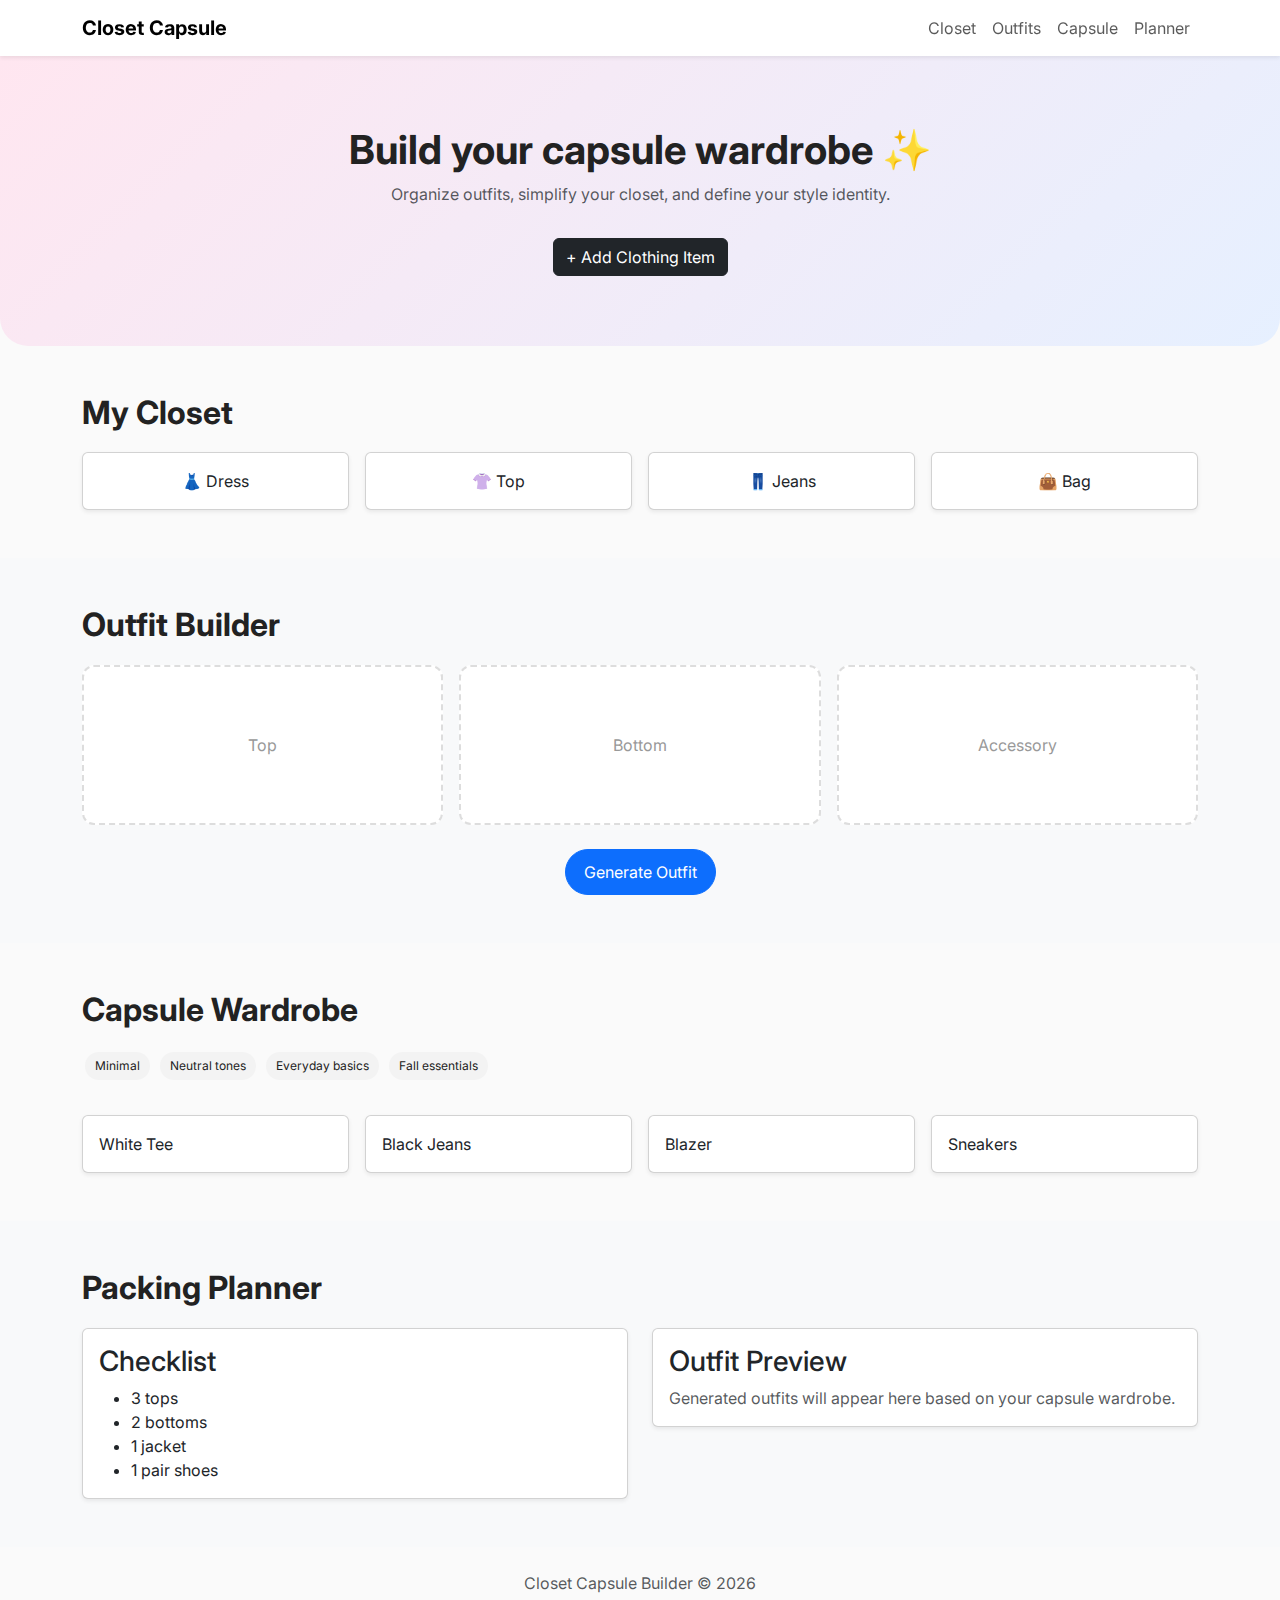
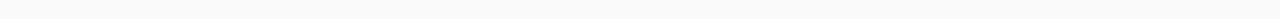
<file: project5.html>
<!doctype html>
<html lang="en">
<head>
  <meta charset="utf-8">
  <meta name="viewport" content="width=device-width, initial-scale=1">
  <title>Closet Capsule Builder</title>

  <link href="https://cdn.jsdelivr.net/npm/bootstrap@5.3.8/dist/css/bootstrap.min.css" rel="stylesheet">

  <link rel="preconnect" href="https://fonts.googleapis.com">
  <link rel="preconnect" href="https://fonts.gstatic.com" crossorigin>
  <link href="https://fonts.googleapis.com/css2?family=Inter:wght@300;400;600;700&display=swap" rel="stylesheet">

  <style>
    body {
      font-family: 'Inter', sans-serif;
      background: #fafafa;
      color: #222;
    }

    .hero {
      background: linear-gradient(135deg, #ffe6f0, #e6f0ff);
      padding: 70px 20px;
      border-radius: 0 0 28px 28px;
      text-align: center;
    }

    .card-hover {
      transition: transform 0.2s ease, box-shadow 0.2s ease;
    }

    .card-hover:hover {
      transform: translateY(-4px);
      box-shadow: 0 8px 20px rgba(0,0,0,0.08);
    }

    .tag {
      font-size: 0.75rem;
      padding: 5px 10px;
      border-radius: 999px;
      background: #f3f3f3;
      margin: 3px;
      display: inline-block;
    }

    .outfit-box {
      min-height: 160px;
      border: 2px dashed #ddd;
      border-radius: 12px;
      display: flex;
      align-items: center;
      justify-content: center;
      color: #999;
      background: #fff;
    }

    .section-title {
      font-weight: 700;
      margin-bottom: 20px;
    }

    .btn-primary {
      border-radius: 999px;
      padding: 10px 18px;
    }
  </style>
</head>

<body>

<header>
<nav class="navbar navbar-expand-lg bg-white shadow-sm sticky-top" aria-label="Main navigation">
  <div class="container">
    <a class="navbar-brand fw-bold" href="#">Closet Capsule</a>
    <button class="navbar-toggler" type="button" data-bs-toggle="collapse" data-bs-target="#nav">
      <span class="navbar-toggler-icon"></span>
    </button>

    <div class="collapse navbar-collapse" id="nav">
      <ul class="navbar-nav ms-auto">
        <li class="nav-item"><a class="nav-link" href="#closet">Closet</a></li>
        <li class="nav-item"><a class="nav-link" href="#outfits">Outfits</a></li>
        <li class="nav-item"><a class="nav-link" href="#capsule">Capsule</a></li>
        <li class="nav-item"><a class="nav-link" href="#planner">Planner</a></li>
      </ul>
    </div>
  </div>
</nav>
</header>

<main>

<section class="hero">
  <div class="container">
    <h1 class="fw-bold">Build your capsule wardrobe ✨</h1>
    <p class="text-muted">Organize outfits, simplify your closet, and define your style identity.</p>

    <button class="btn btn-dark mt-3" data-bs-toggle="modal" data-bs-target="#addItemModal">
      + Add Clothing Item
    </button>
  </div>
</section>

<section id="closet" class="py-5">
  <div class="container">
    <h2 class="section-title">My Closet</h2>

    <div class="row g-3">
      <div class="col-6 col-md-3">
        <div class="card card-hover shadow-sm">
          <div class="card-body text-center">👗 Dress</div>
        </div>
      </div>

      <div class="col-6 col-md-3">
        <div class="card card-hover shadow-sm">
          <div class="card-body text-center">👚 Top</div>
        </div>
      </div>

      <div class="col-6 col-md-3">
        <div class="card card-hover shadow-sm">
          <div class="card-body text-center">👖 Jeans</div>
        </div>
      </div>

      <div class="col-6 col-md-3">
        <div class="card card-hover shadow-sm">
          <div class="card-body text-center">👜 Bag</div>
        </div>
      </div>
    </div>
  </div>
</section>

<section id="outfits" class="py-5 bg-light">
  <div class="container">
    <h2 class="section-title">Outfit Builder</h2>

    <div class="row g-3">
      <div class="col-md-4"><div class="outfit-box">Top</div></div>
      <div class="col-md-4"><div class="outfit-box">Bottom</div></div>
      <div class="col-md-4"><div class="outfit-box">Accessory</div></div>
    </div>

    <div class="text-center mt-4">
      <button class="btn btn-primary">Generate Outfit</button>
    </div>
  </div>
</section>

<section id="capsule" class="py-5">
  <div class="container">
    <h2 class="section-title">Capsule Wardrobe</h2>

    <div>
      <span class="tag">Minimal</span>
      <span class="tag">Neutral tones</span>
      <span class="tag">Everyday basics</span>
      <span class="tag">Fall essentials</span>
    </div>

    <div class="row mt-3 g-3">
      <div class="col-md-3"><div class="card shadow-sm"><div class="card-body">White Tee</div></div></div>
      <div class="col-md-3"><div class="card shadow-sm"><div class="card-body">Black Jeans</div></div></div>
      <div class="col-md-3"><div class="card shadow-sm"><div class="card-body">Blazer</div></div></div>
      <div class="col-md-3"><div class="card shadow-sm"><div class="card-body">Sneakers</div></div></div>
    </div>
  </div>
</section>

<section id="planner" class="py-5 bg-light">
  <div class="container">
    <h2 class="section-title">Packing Planner</h2>

    <div class="row g-4">
      <div class="col-md-6">
        <div class="card shadow-sm">
          <div class="card-body">
            <h3>Checklist</h3>
            <ul class="mb-0">
              <li>3 tops</li>
              <li>2 bottoms</li>
              <li>1 jacket</li>
              <li>1 pair shoes</li>
            </ul>
          </div>
        </div>
      </div>

      <div class="col-md-6">
        <div class="card shadow-sm">
          <div class="card-body">
            <h3>Outfit Preview</h3>
            <p class="text-muted mb-0">Generated outfits will appear here based on your capsule wardrobe.</p>
          </div>
        </div>
      </div>
    </div>
  </div>
</section>

</main>

<div class="modal fade" id="addItemModal" tabindex="-1" aria-hidden="true">
  <div class="modal-dialog">
    <div class="modal-content">
      <div class="modal-header">
        <h3 class="modal-title">Add Clothing Item</h3>
        <button type="button" class="btn-close" data-bs-dismiss="modal"></button>
      </div>
      <div class="modal-body">
        <form>
          <div class="mb-3">
            <label class="form-label">Item Name</label>
            <input type="text" class="form-control" placeholder="e.g. White Tee">
          </div>

          <div class="mb-3">
            <label class="form-label">Category</label>
            <select class="form-select">
              <option>Top</option>
              <option>Bottom</option>
              <option>Dress</option>
              <option>Accessory</option>
            </select>
          </div>

          <div class="mb-3">
            <label class="form-label">Style Tags</label>
            <input type="text" class="form-control" placeholder="minimal, soft girl, streetwear">
          </div>
        </form>
      </div>
      <div class="modal-footer">
        <button class="btn btn-secondary" data-bs-dismiss="modal">Close</button>
        <button class="btn btn-dark">Save Item</button>
      </div>
    </div>
  </div>
</div>

<footer class="text-center py-4 text-muted">
  Closet Capsule Builder © 2026
</footer>

<script src="https://cdn.jsdelivr.net/npm/bootstrap@5.3.8/dist/js/bootstrap.bundle.min.js"></script>
</body>
</html>
</file>
